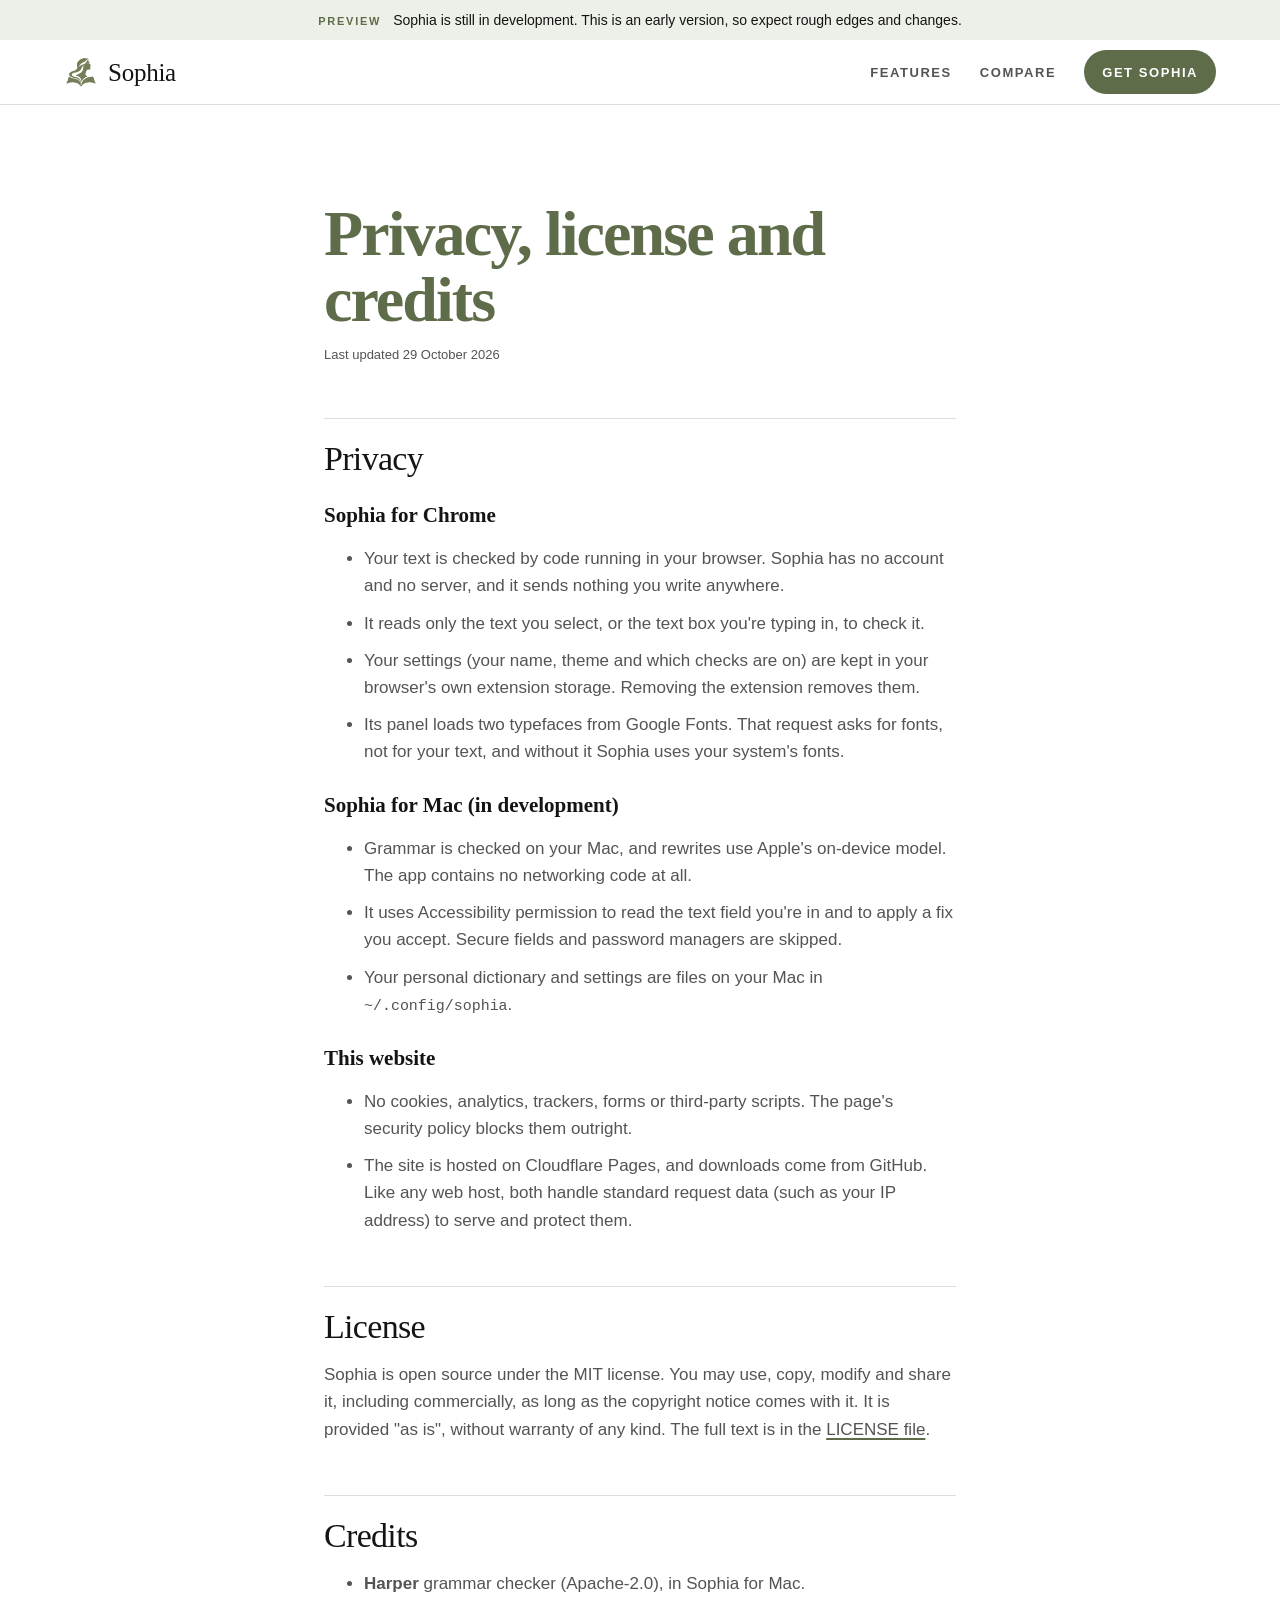
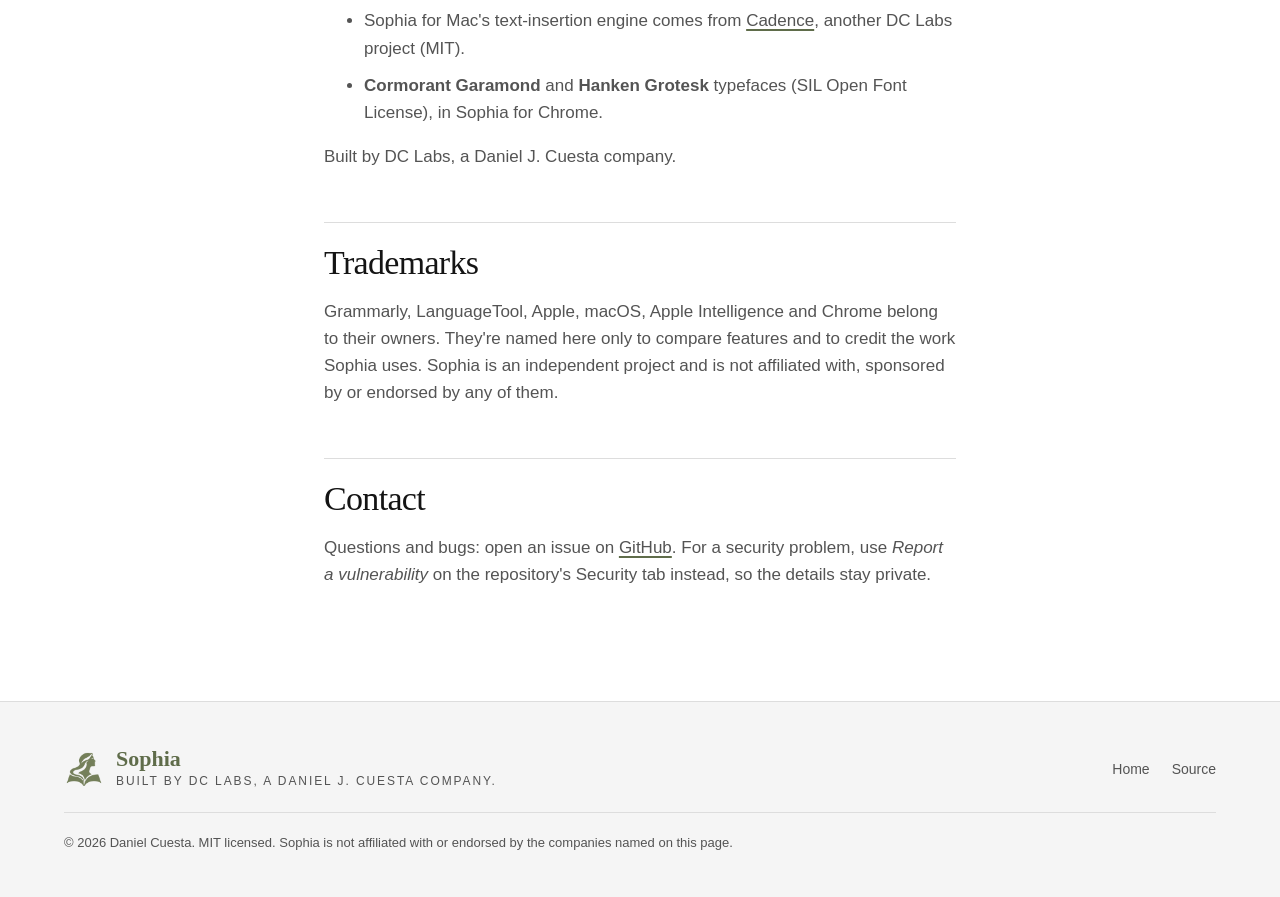
<file: site/legal.html>
<!doctype html>
<html lang="en">
<head>
<meta charset="utf-8">
<meta name="viewport" content="width=device-width,initial-scale=1">
<title>Sophia: privacy, license and credits</title>
<meta name="description" content="How Sophia and this website handle your data, Sophia's MIT license, the open-source parts it is built on, and trademarks.">
<link rel="icon" href="favicon.png" type="image/png">
<link rel="stylesheet" href="style.css">
</head>
<body class="doc-page">
<a class="skip" href="#main">Skip to content</a>
<p class="preview-note" role="note"><b>Preview</b> Sophia is still in development. This is an early version, so expect rough edges and changes.</p>

<header class="site-header">
  <a class="brand" href="index.html" aria-label="Sophia home"><img src="icon-512.png" alt="" width="34" height="34"><span>Sophia</span></a>
  <nav aria-label="Main navigation">
    <a href="index.html#features">Features</a>
    <a href="index.html#compare">Compare</a>
    <a class="nav-cta" href="index.html#get">Get Sophia</a>
  </nav>
</header>
<main id="main" tabindex="-1" class="doc">
  <h1>Privacy, license and credits</h1>
  <p class="doc-date">Last updated 29 October 2026</p>

  <h2 id="privacy">Privacy</h2>
  <h3>Sophia for Chrome</h3>
  <ul>
    <li>Your text is checked by code running in your browser. Sophia has no account and no server, and it sends nothing you write anywhere.</li>
    <li>It reads only the text you select, or the text box you're typing in, to check it.</li>
    <li>Your settings (your name, theme and which checks are on) are kept in your browser's own extension storage. Removing the extension removes them.</li>
    <li>Its panel loads two typefaces from Google Fonts. That request asks for fonts, not for your text, and without it Sophia uses your system's fonts.</li>
  </ul>
  <h3>Sophia for Mac (in development)</h3>
  <ul>
    <li>Grammar is checked on your Mac, and rewrites use Apple's on-device model. The app contains no networking code at all.</li>
    <li>It uses Accessibility permission to read the text field you're in and to apply a fix you accept. Secure fields and password managers are skipped.</li>
    <li>Your personal dictionary and settings are files on your Mac in <code>~/.config/sophia</code>.</li>
  </ul>
  <h3>This website</h3>
  <ul>
    <li>No cookies, analytics, trackers, forms or third-party scripts. The page's security policy blocks them outright.</li>
    <li>The site is hosted on Cloudflare Pages, and downloads come from GitHub. Like any web host, both handle standard request data (such as your IP address) to serve and protect them.</li>
  </ul>

  <h2 id="license">License</h2>
  <p>Sophia is open source under the MIT license. You may use, copy, modify and share it, including commercially, as long as the copyright notice comes with it. It is provided "as is", without warranty of any kind. The full text is in the <a href="https://github.com/danielcuesta007/sophia/blob/main/LICENSE" rel="noopener">LICENSE file</a>.</p>

  <h2 id="credits">Credits</h2>
  <ul>
    <li><b>Harper</b> grammar checker (Apache-2.0), in Sophia for Mac.</li>
    <li>Sophia for Mac's text-insertion engine comes from <a href="https://github.com/danielcuesta007/cadence" rel="noopener">Cadence</a>, another DC Labs project (MIT).</li>
    <li><b>Cormorant Garamond</b> and <b>Hanken Grotesk</b> typefaces (SIL Open Font License), in Sophia for Chrome.</li>
  </ul>
  <p>Built by DC Labs, a Daniel J. Cuesta company.</p>

  <h2 id="trademarks">Trademarks</h2>
  <p>Grammarly, LanguageTool, Apple, macOS, Apple Intelligence and Chrome belong to their owners. They're named here only to compare features and to credit the work Sophia uses. Sophia is an independent project and is not affiliated with, sponsored by or endorsed by any of them.</p>

  <h2 id="contact">Contact</h2>
  <p>Questions and bugs: open an issue on <a href="https://github.com/danielcuesta007/sophia/issues" rel="noopener">GitHub</a>. For a security problem, use <em>Report a vulnerability</em> on the repository's Security tab instead, so the details stay private.</p>
</main>
<footer class="site-footer">
  <div class="footer-brand"><img src="icon-512.png" alt="" width="40" height="40"><p><strong>Sophia</strong><br>Built by DC Labs, a Daniel J. Cuesta company.</p></div>
  <nav aria-label="Footer"><a href="index.html">Home</a><a href="https://github.com/danielcuesta007/sophia" rel="noopener">Source</a></nav>
  <p class="fineprint">© 2026 Daniel Cuesta. MIT licensed. Sophia is not affiliated with or endorsed by the companies named on this page.</p>
</footer>
</body>
</html>
</file>
<file: site/style.css>
/* Sophia: white and ink, with one sage-green accent from the Lady Wisdom mark (#76845E).
   The three mark colours (terra = spelling, lapis = grammar, sage = word choice) are the product's own
   and appear only on marks, never as decoration. Night mode is ink paper with white type.
   Layout and accessibility rules follow the Cadence site so DC Labs pages behave alike. */
:root {
  --paper:#ffffff; --paper-2:#f5f5f5; --ink:#141414; --muted:#545454; --line:#dddddd; --card:#ffffff;
  --accent:#5f6c4a; --accent-text:#5f6c4a; --accent-ink:#ffffff; --accent-soft:#edf0e8; --shadow:0 2px 18px -8px rgba(20,20,15,.22); --shadow-long:28px 40px 80px -40px rgba(20,20,15,.32);
  --terra:#a14b3c; --lapis:#3f5d78; --sage:#5f6c4a;
  --print:#ffffff;
  --serif:"Iowan Old Style","New York","Palatino Linotype",Georgia,serif;
  --sans:-apple-system,BlinkMacSystemFont,"SF Pro Text","Helvetica Neue",Arial,sans-serif;
  --mono:ui-monospace,"SF Mono",Menlo,monospace;
  --gutter:clamp(16px,5vw,64px); --max:1120px;
  color-scheme:light dark;
}
@media (min-width:1300px) { :root { --max:min(1400px, calc(100vw - 2 * var(--gutter))); } }
@media (min-width:1800px) { :root { --max:min(1640px, calc(100vw - 2 * var(--gutter))); } }
@media (min-width:2400px) { :root { --max:min(1840px, calc(100vw - 2 * var(--gutter))); } }
@media (prefers-color-scheme:dark) {
  :root { --paper:#141414; --paper-2:#1b1b1b; --ink:#ffffff; --muted:#b5b5b5; --line:#333333; --card:#1f1f1f;
    --accent:#b4c290; --accent-text:#b4c290; --accent-ink:#141414; --accent-soft:#25301f; --shadow:0 2px 18px -8px rgba(0,0,0,.6); --shadow-long:28px 40px 80px -40px rgba(0,0,0,.7);
    --terra:#e08a78; --lapis:#8fb0cf; --sage:#b4c290; }
}
*,*::before,*::after { box-sizing:border-box; }
html { scroll-behavior:smooth; -webkit-text-size-adjust:100%; }
body { margin:0; background:var(--paper); color:var(--ink); font:17px/1.6 var(--sans); overflow-wrap:anywhere; }
img { display:block; max-width:100%; height:auto; }
figure { margin:0; }
a { color:inherit; text-underline-offset:3px; text-decoration-color:var(--accent); text-decoration-thickness:2px; }
code,pre,kbd { font-family:var(--mono); }
code { font-size:.88em; }
:focus-visible { outline:3px solid var(--accent); outline-offset:3px; border-radius:6px; }
.visually-hidden { position:absolute; width:1px; height:1px; margin:-1px; padding:0; border:0; clip-path:inset(50%); white-space:nowrap; }
.skip { position:absolute; left:16px; top:-60px; z-index:10; background:var(--ink); color:var(--paper); padding:10px 14px; border-radius:10px; }
.skip:focus { top:12px; }

/* Accent text uses --accent-text (AA on every surface); --accent fills buttons and the lead card. */

.preview-note { margin:0; padding:10px var(--gutter); background:var(--accent-soft); color:var(--ink); font:500 14px/1.45 var(--sans); text-align:center; }
.preview-note b { font:700 11px/1 var(--sans); letter-spacing:.16em; text-transform:uppercase; color:var(--accent-text); margin-right:8px; }
.site-header { position:sticky; top:0; z-index:5; display:flex; justify-content:space-between; align-items:center; gap:16px; flex-wrap:wrap;
  padding:10px var(--gutter); background:color-mix(in srgb,var(--paper) 88%,transparent); backdrop-filter:saturate(1.4) blur(12px); -webkit-backdrop-filter:saturate(1.4) blur(12px); border-bottom:1px solid var(--line); }
.brand img,.footer-brand img { background:transparent; }
.brand { display:flex; align-items:center; gap:10px; text-decoration:none; font:500 25px/1 var(--serif); letter-spacing:-.01em; color:var(--ink); }
.site-header nav { display:flex; gap:clamp(12px,3vw,28px); align-items:center; flex-wrap:wrap; font:600 13px/1 var(--sans); letter-spacing:.12em; text-transform:uppercase; }
.site-header nav a { text-decoration:none; color:var(--muted); min-height:44px; display:inline-flex; align-items:center; }
.site-header nav a:hover { color:var(--accent); }
.site-header .nav-cta { color:var(--accent-ink); background:var(--accent); padding:0 18px; border-radius:999px; box-shadow:none; }
.site-header .nav-cta:hover { color:var(--accent-ink); transform:translate(-1px,-1px); box-shadow:var(--shadow); }

main > section { padding:clamp(72px,10vw,128px) var(--gutter); }
main > section > * { max-width:var(--max); margin-left:auto; margin-right:auto; }
.kicker,.eyebrow { font:700 12px/1.4 var(--sans); letter-spacing:.24em; text-transform:uppercase; color:var(--accent-text); margin-top:0; margin-bottom:16px; }
h1,h2,h3 { margin:0; line-height:1.05; color:var(--ink); }
h2 { font:500 clamp(36px,5.2vw,64px)/1.04 var(--serif); letter-spacing:-.02em; text-wrap:balance; margin-bottom:clamp(28px,4vw,48px); }
h3 { font:700 21px/1.25 var(--serif); }
.section-lede { color:var(--muted); font-size:19px; padding-right:max(0px,calc(100% - 60ch)); margin-top:-24px; margin-bottom:36px; }
.caption { color:var(--muted); font-size:14px; margin-top:20px; }

/* Hero */
.hero { padding-top:clamp(48px,7vw,96px) !important; padding-bottom:clamp(56px,7vw,96px) !important; }
.hero-grid { display:grid; grid-template-columns:minmax(0,1.05fr) minmax(0,.95fr); gap:clamp(32px,5vw,72px); align-items:center; }
.hero h1 { font:500 clamp(48px,6vw,92px)/.98 var(--serif); letter-spacing:-.03em; }
.hero h1 span { display:inline-block; margin-top:.12em; font-style:italic; font-weight:400; font-size:.62em; letter-spacing:-.02em; color:var(--accent-text); }
.lede { font-size:clamp(18px,1.7vw,21px); color:var(--muted); max-width:52ch; margin:26px 0 34px; }
.hero-actions { display:flex; gap:14px; flex-wrap:wrap; }
.button { display:inline-flex; align-items:center; justify-content:center; min-height:52px; padding:0 26px; border-radius:999px;
  background:var(--accent); color:var(--accent-ink); font:700 16px/1 var(--sans); text-decoration:none; border:1px solid var(--accent); box-shadow:var(--shadow); transition:transform .12s, box-shadow .12s; }
.button:hover { transform:translate(-2px,-2px); box-shadow:var(--shadow); }
.button:active { transform:translate(2px,2px); box-shadow:none; }
.button.ghost { background:transparent; color:var(--ink); border-color:var(--line); box-shadow:none; }
.button.ghost:hover { background:var(--accent-soft); box-shadow:none; transform:none; }

/* Hero demo: a draft with Sophia's three marks and one open suggestion card */
.demo { position:relative; padding-bottom:clamp(110px,9vw,130px); }
.window { background:var(--card); border:1px solid var(--line); border-radius:14px; box-shadow:var(--shadow-long); overflow:hidden; }
.window-bar { display:flex; gap:8px; align-items:center; padding:12px 14px; border-bottom:1px solid var(--line); }
.window-bar span { width:11px; height:11px; border-radius:50%; border:1px solid var(--line); background:var(--paper-2); }
.window-bar p { margin:0 auto; font:600 12px/1 var(--sans); letter-spacing:.16em; text-transform:uppercase; color:var(--muted); transform:translateX(-24px); }
.draft { margin:0; padding:clamp(22px,3.4vw,34px) clamp(18px,3.4vw,34px) clamp(28px,4vw,44px); font:clamp(18px,1.9vw,22px)/1.7 var(--serif); color:var(--ink); min-height:clamp(200px,17vw,240px); }
.draft mark { background:none; color:inherit; text-decoration-line:underline; text-decoration-thickness:2px; text-underline-offset:5px; animation:mark-in .5s ease-out both; }
.u-spell { text-decoration-color:var(--terra); text-decoration-style:solid; animation-delay:.5s !important; }
.u-grammar { text-decoration-color:var(--lapis); text-decoration-style:dotted; text-decoration-thickness:3px !important; animation-delay:.8s !important; }
.u-word { text-decoration-color:var(--sage); text-decoration-style:wavy; animation-delay:1.1s !important; }
.u-word.is-open { background:var(--accent-soft) !important; border-radius:4px; }
.card { position:absolute; right:clamp(0px,3vw,28px); bottom:0; width:min(340px,88%); background:var(--card); border:1px solid var(--line); border-radius:14px; padding:18px 20px; box-shadow:var(--shadow-long); animation:card-in .5s ease-out 1.6s both; }
.card p { margin:0; }
.card-kind { display:flex; align-items:center; gap:8px; font:700 11px/1 var(--sans); letter-spacing:.16em; text-transform:uppercase; color:var(--muted); }
.card-fix { margin-top:12px !important; font:500 24px/1.2 var(--serif); }
.card-fix s { color:var(--muted); text-decoration-thickness:1px; margin-right:8px; }
.card-fix b { font-weight:600; color:var(--accent-text); }
.card-why { margin-top:8px !important; font-size:14px; line-height:1.5; color:var(--muted); }
.card-actions { display:flex; gap:8px; margin-top:16px !important; }
.card-accept,.card-dismiss { display:inline-flex; align-items:center; min-height:34px; padding:0 14px; border-radius:999px; font:700 13px/1 var(--sans); }
.card-accept { background:var(--accent); color:var(--accent-ink); }
.card-dismiss { border:1px solid var(--line); color:var(--muted); }
@keyframes mark-in { from { text-decoration-color:transparent; } }
@keyframes card-in { from { opacity:0; transform:translateY(10px); } }

/* Steps */
.steps-band { background:var(--paper-2); border-block:1px solid var(--line); }
.steps { list-style:none; padding:0; margin:0; display:grid; grid-template-columns:repeat(3,minmax(0,1fr)); gap:clamp(16px,3vw,32px); counter-reset:step; }
.steps li { counter-increment:step; position:relative; background:var(--card); border:1px solid var(--line); border-radius:22px; padding:28px; }
.steps li::before { content:"0" counter(step); position:absolute; top:22px; right:24px; font:italic 500 28px/1 var(--serif); color:var(--accent-text); }
.spot { width:120px; height:120px; background:var(--print); border-radius:18px; border:1px solid var(--line); }
.steps h3 { margin:22px 0 8px; font-size:28px; }
.steps p { margin:0; color:var(--muted); }
kbd { display:inline-flex; align-items:center; min-height:28px; padding:0 8px; margin-right:3px; border:1px solid var(--line); border-bottom-width:4px; border-radius:8px; background:var(--card); color:var(--accent); font:700 13px/1 var(--sans); }

/* Features */
.feature-grid { list-style:none; padding:0; margin:0; display:grid; grid-template-columns:repeat(3,minmax(0,1fr)); gap:18px; }
.feature-grid li { border:1px solid var(--line); border-radius:22px; padding:28px; background:var(--card); }
.feature-grid p { color:var(--muted); margin:10px 0 0; }
.feature-grid li:last-child { grid-column:span 2; }
.feature-lead { grid-column:span 3; display:grid; grid-template-columns:auto minmax(0,1fr); gap:clamp(20px,4vw,44px); align-items:center;
  background:var(--accent-soft) !important; color:var(--ink); padding:clamp(24px,4vw,44px) !important; box-shadow:var(--shadow-long); }
.lead-art { width:clamp(120px,16vw,200px); height:auto; }
.feature-lead h3 { font-size:clamp(28px,3.2vw,38px); color:var(--ink); }
.feature-lead p { color:var(--ink) !important; opacity:.9; font-size:19px; max-width:62ch; }

/* Two surfaces */
.surface-grid { display:grid; grid-template-columns:repeat(2,minmax(0,1fr)); gap:18px; }
.surface { border:1px solid var(--line); border-radius:22px; padding:clamp(24px,3.4vw,36px); background:var(--card); }
.surface h3 { font-size:clamp(26px,2.6vw,32px); margin-bottom:12px; }
.surface p { color:var(--muted); }
.status { display:inline-flex; align-items:center; min-height:28px; padding:0 12px; margin:0 0 18px; border-radius:999px; border:1px solid var(--line); font:700 11px/1 var(--sans); letter-spacing:.16em; text-transform:uppercase; color:var(--muted); }
.status-ready { background:var(--accent-soft); border-color:transparent; color:var(--accent-text); }
.text-link { display:inline-flex; align-items:center; min-height:44px; font-weight:650; color:var(--accent-text); }

/* Compare */
.compare { background:var(--paper-2); border-block:1px solid var(--line); }
.table-wrap { overflow-x:auto; border:1px solid var(--line); border-radius:22px; background:var(--card); box-shadow:var(--shadow-long); }
table { width:100%; min-width:760px; border-collapse:collapse; font-size:15px; }
th,td { padding:16px 18px; text-align:left; vertical-align:top; border-bottom:1px solid var(--line); }
tbody tr:last-child > * { border-bottom:0; }
thead th { font:700 12px/1.3 var(--sans); letter-spacing:.14em; text-transform:uppercase; color:var(--muted); border-bottom:1px solid var(--line); }
tbody th { font-weight:650; width:22%; }
td { color:var(--muted); }
.us { background:var(--accent-soft); color:var(--ink) !important; font-weight:650; }
thead .us { color:var(--accent-text) !important; }

/* Download */
.download-grid { display:grid; grid-template-columns:minmax(0,.9fr) minmax(0,1.1fr); gap:clamp(24px,4vw,56px); align-items:start; }
.download-card { position:relative; border:1px solid var(--line); border-radius:24px; padding:clamp(24px,4vw,40px); background:var(--card); text-align:center; box-shadow:var(--shadow-long); }
.download-card img { margin:0 auto 24px; }
.download-card .button { width:100%; }
.small { color:var(--muted); font-size:14px; }
.download-card pre { text-align:left; }
pre { background:var(--paper); border:2px dashed var(--line); border-radius:12px; padding:14px 16px; font-size:13px; line-height:1.65; white-space:pre-wrap; overflow-wrap:anywhere; margin:0; color:var(--ink); }
.copy { margin-top:10px; min-height:44px; padding:0 18px; border:1px solid var(--line); border-radius:999px; background:var(--card); color:var(--accent); font:700 14px/1 var(--sans); cursor:pointer; }
.copy:hover { background:var(--accent-soft); }
.first-open h3 { margin:0 0 10px; }
.first-open h3:not(:first-child) { margin-top:32px; }
.first-open p,.first-open li { color:var(--muted); }
.first-open ol { padding-left:22px; }
.first-open li { margin-bottom:8px; }
.first-open li::marker { color:var(--accent-text); font-weight:700; }
.first-open b { color:var(--ink); }

/* Creator */
.creator { background:var(--paper-2); border-top:1px solid var(--line); }
.creator-card { display:grid; grid-template-columns:auto minmax(0,1fr); gap:clamp(24px,5vw,56px); border:1px solid var(--line); border-radius:28px; padding:clamp(24px,5vw,56px); background:var(--card); box-shadow:var(--shadow-long); }
.monogram { width:clamp(96px,13vw,152px); aspect-ratio:1; border-radius:50%; display:grid; place-items:center; background:var(--accent-soft); color:var(--accent-text); border:1px solid var(--line); font:italic 500 clamp(40px,5.4vw,64px)/1 var(--serif); }
.creator h2 { font-size:clamp(30px,4vw,48px); margin-bottom:18px; }
.creator p { max-width:62ch; color:var(--muted); }
.creator-links { list-style:none; padding:0; margin:24px 0 0; display:flex; flex-wrap:wrap; gap:10px; }
.creator-links a { display:inline-flex; align-items:center; min-height:44px; padding:0 16px; border:1px solid var(--line); border-radius:999px; text-decoration:none; font-size:14px; font-weight:600; color:var(--accent); }
.creator-links a:hover { background:var(--accent-soft); }

/* FAQ */
.faq details { border-top:1px solid var(--line); }
.faq details:last-of-type { border-bottom:1px solid var(--line); }
.faq summary { cursor:pointer; list-style:none; position:relative; padding:22px 40px 22px 0; min-height:44px; font:700 21px/1.35 var(--serif); color:var(--accent); }
.faq summary::-webkit-details-marker { display:none; }
.faq summary::after { content:"+"; position:absolute; right:6px; top:18px; font:400 30px/1 var(--sans); color:var(--accent-text); }
.faq details[open] summary::after { content:"\2212"; }
.faq details p { margin:0 0 22px; color:var(--muted); max-width:66ch; }

/* Footer */
.site-footer { border-top:1px solid var(--line); background:var(--paper-2); padding:44px var(--gutter); display:grid; grid-template-columns:auto minmax(0,1fr); gap:20px 40px; align-items:center; }
.footer-brand { display:flex; gap:12px; align-items:center; }
.footer-brand p { margin:0; font-size:12px; letter-spacing:.16em; text-transform:uppercase; color:var(--muted); }
.footer-brand strong { color:var(--accent); font:700 22px/1.2 var(--serif); letter-spacing:0; text-transform:none; }
.site-footer nav { display:flex; flex-wrap:wrap; gap:6px 22px; justify-content:flex-end; font-size:14px; }
.site-footer nav a { text-decoration:none; color:var(--muted); min-height:44px; display:inline-flex; align-items:center; }
.site-footer nav a:hover { color:var(--accent); }
.fineprint { grid-column:1 / -1; margin:0; padding-top:20px; border-top:1px solid var(--line); font-size:13px; color:var(--muted); }

/* Legal page */
.doc-page main { max-width:760px; margin:0 auto; padding:clamp(48px,8vw,96px) var(--gutter); }
.doc h1 { font:700 clamp(40px,6vw,64px)/1.02 var(--serif); letter-spacing:-.03em; color:var(--accent); }
.doc h2 { font-size:clamp(26px,3.2vw,34px); margin:52px 0 14px; padding-top:22px; border-top:1px solid var(--line); max-width:none; }
.doc h3 { margin:26px 0 8px; }
.doc p,.doc li { color:var(--muted); }
.doc li { margin-bottom:10px; }
.doc-date { font-size:13px; color:var(--muted); }

@media (max-width:900px) {
  .hero-grid,.steps,.download-grid,.creator-card,.site-footer,.surface-grid { grid-template-columns:minmax(0,1fr); }
  .feature-grid { grid-template-columns:repeat(2,minmax(0,1fr)); }
  .feature-lead { grid-column:span 2; }
  .site-footer nav { justify-content:flex-start; }
}
@media (max-width:560px) {
  .demo { padding-bottom:0; }
  .card { position:relative; right:auto; width:auto; margin:-28px 12px 0; }
  .draft { min-height:0; padding-bottom:52px; }
  .site-header nav a:not(.nav-cta) { display:none; }
  .feature-grid { grid-template-columns:minmax(0,1fr); }
  .feature-grid li:last-child { grid-column:auto; }
  .feature-lead { grid-column:auto; grid-template-columns:minmax(0,1fr); }
}
@media (prefers-reduced-motion:reduce) {
  html { scroll-behavior:auto; }
  .draft mark,.card { animation:none; }
  .button { transition:none; }
  .button:hover,.button:active,.site-header .nav-cta:hover { transform:none; }
}
</file>
